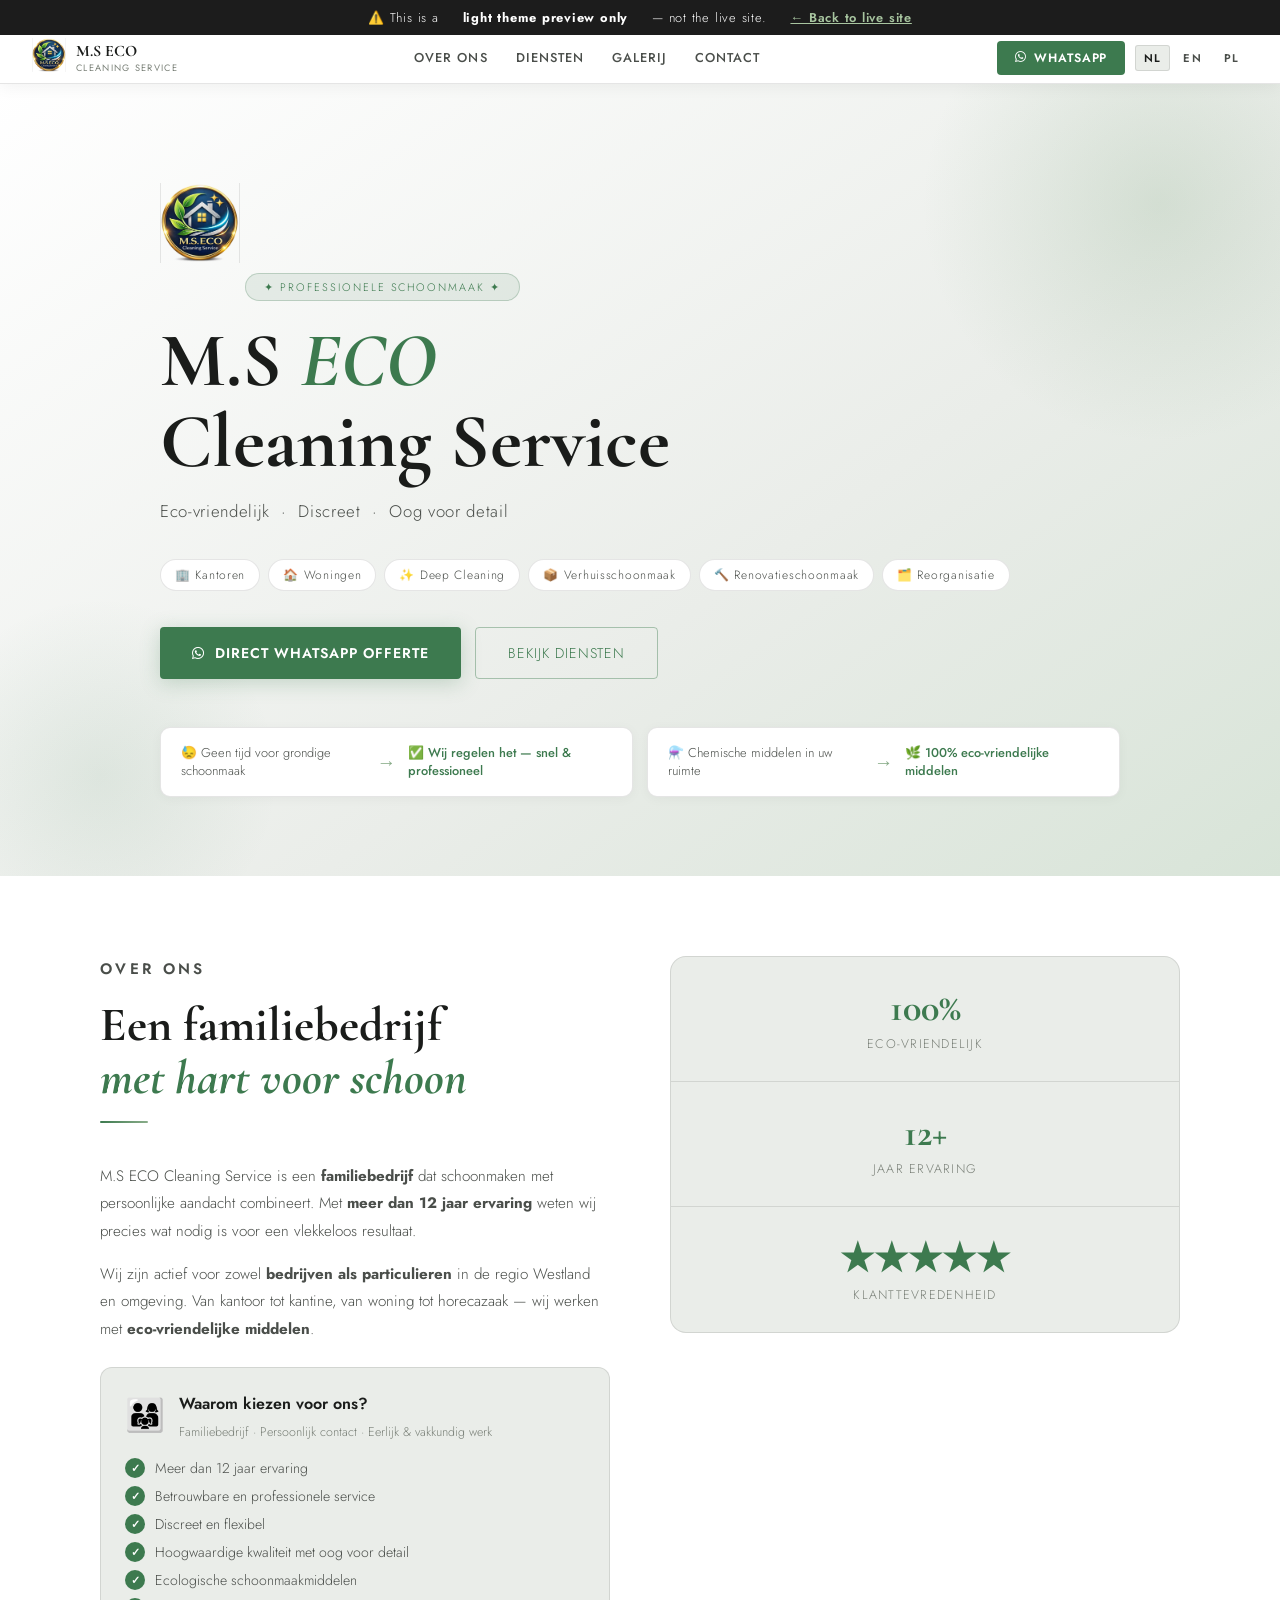
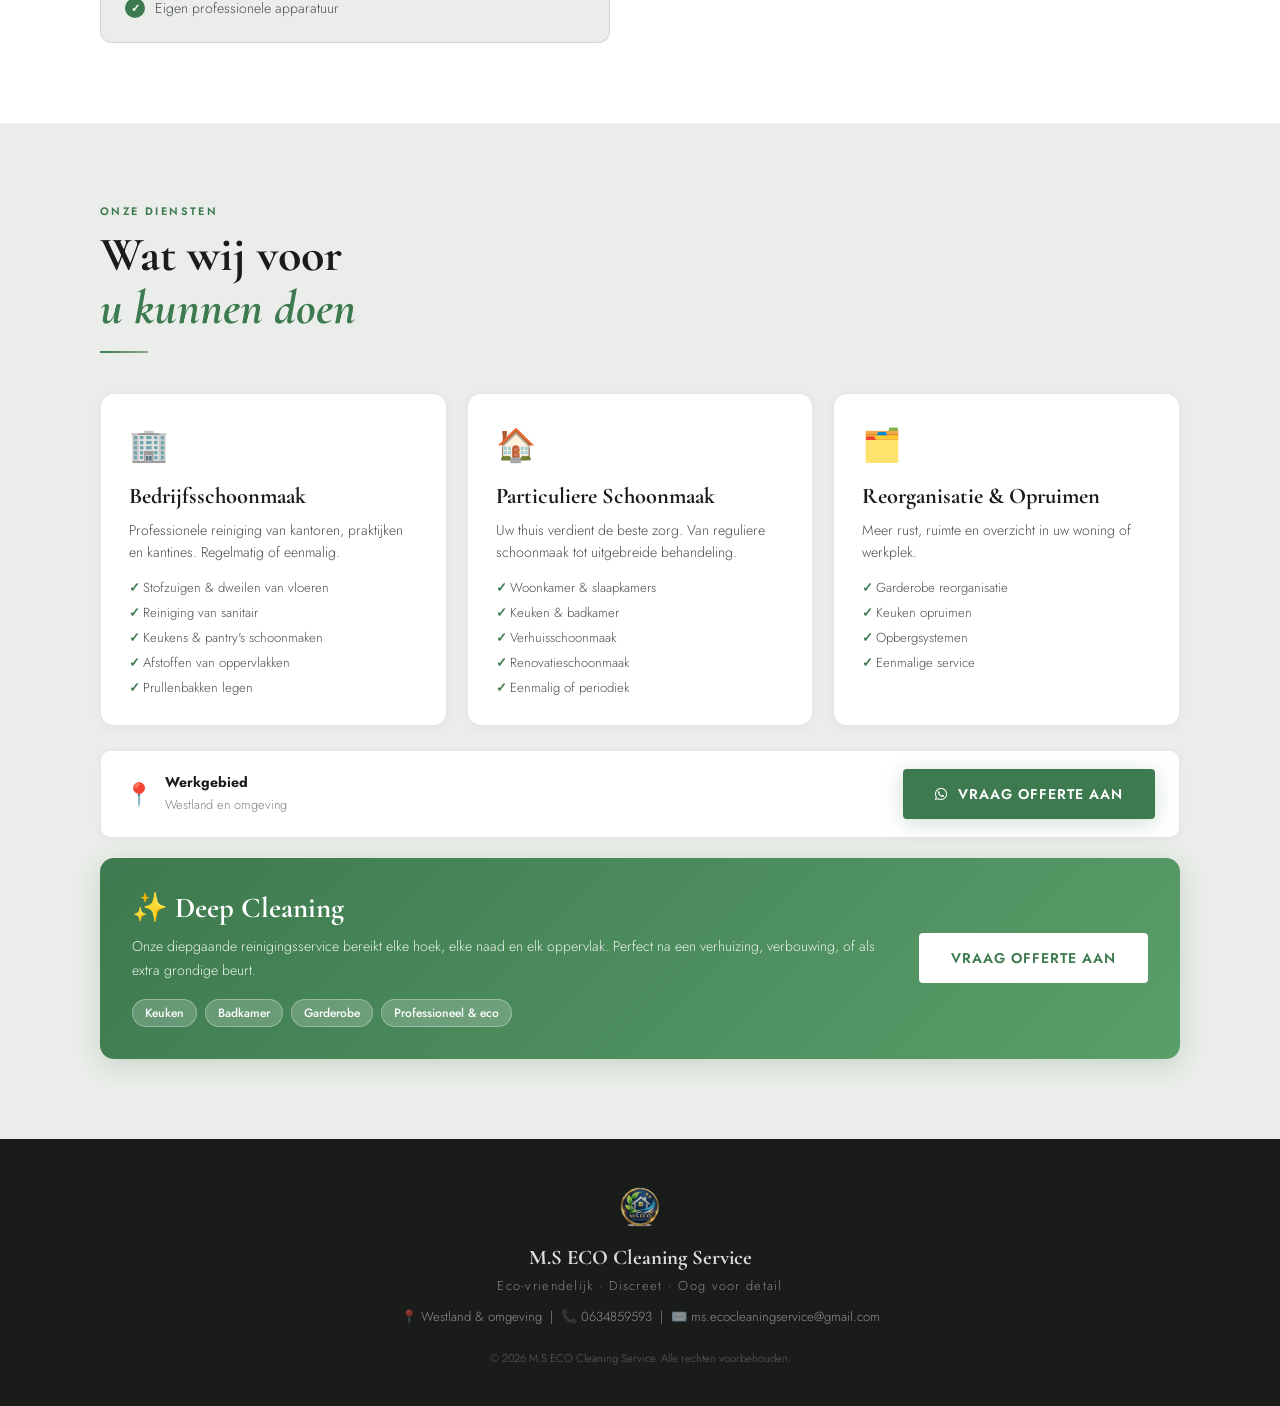
<file: light-preview.html>
<!DOCTYPE html>
<html lang="nl">
<head>
<meta charset="UTF-8">
<meta name="viewport" content="width=device-width, initial-scale=1.0">
<title>Light Theme Preview — M.S ECO Cleaning Service</title>
<link rel="preconnect" href="https://fonts.googleapis.com">
<link href="https://fonts.googleapis.com/css2?family=Cormorant+Garamond:wght@400;600;700&family=Jost:wght@300;400;500;600&display=swap" rel="stylesheet">
<link rel="stylesheet" href="https://cdnjs.cloudflare.com/ajax/libs/font-awesome/6.5.0/css/all.min.css">
<style>
  /* ── PREVIEW BANNER ── */
  .preview-banner {
    position: fixed; top: 0; left: 0; right: 0; z-index: 9999;
    background: #1c1c1c; color: #fff;
    font-family: 'Jost', sans-serif; font-size: .8rem; letter-spacing: .06em;
    text-align: center; padding: 8px 16px;
    display: flex; align-items: center; justify-content: center; gap: 24px;
  }
  .preview-banner a {
    color: #a8c5a0; text-decoration: underline; font-weight: 600;
  }

  /* ── COLOR TOKENS — LIGHT THEME ── */
  :root {
    --bg:        #eaede9;   /* pale mint-gray — matches card background */
    --surface:   #f4f6f3;   /* slightly lighter surface for cards */
    --surface2:  #ffffff;
    --ink:        #1a1c1a;  /* near-black text */
    --ink-mid:    #4a4e4a;  /* secondary text */
    --ink-light:  #7a8078;  /* muted text */
    --green:      #3d7a4f;  /* eco accent green */
    --green-light:#5a9e6a;
    --sage:       #8aad8a;  /* soft sage for borders/accents */
    --border:     rgba(0,0,0,.1);
  }

  *, *::before, *::after { box-sizing: border-box; margin: 0; padding: 0; }
  html { scroll-behavior: smooth; }
  body {
    background: var(--bg);
    color: var(--ink);
    font-family: 'Jost', sans-serif;
    font-weight: 300;
    padding-top: 84px; /* banner + topbar */
  }

  /* ── TOPBAR ── */
  .topbar {
    position: fixed; top: 32px; left: 0; right: 0; z-index: 100;
    background: var(--surface2);
    border-bottom: 1px solid var(--border);
    box-shadow: 0 2px 16px rgba(0,0,0,.06);
    display: flex; align-items: center; justify-content: space-between;
    padding: 0 32px; height: 52px;
  }
  .topbar-logo { display: flex; align-items: center; gap: 10px; text-decoration: none; }
  .topbar-logo img { height: 34px; }
  .topbar-logo-text {
    font-family: 'Cormorant Garamond', serif; font-size: 1rem;
    font-weight: 700; color: var(--ink); line-height: 1.2;
  }
  .topbar-logo-text span {
    display: block; font-family: 'Jost', sans-serif; font-size: .58rem;
    font-weight: 400; letter-spacing: .14em; text-transform: uppercase; color: var(--ink-light);
  }
  .topbar-nav { display: flex; gap: 28px; }
  .topbar-nav a {
    font-size: .8rem; letter-spacing: .08em; text-transform: uppercase;
    color: var(--ink-mid); text-decoration: none; font-weight: 500;
    transition: color .2s;
  }
  .topbar-nav a:hover { color: var(--green); }
  .topbar-actions { display: flex; align-items: center; gap: 10px; }
  .btn-wa {
    display: inline-flex; align-items: center; gap: 8px;
    background: var(--green); color: #fff;
    font-family: 'Jost', sans-serif; font-size: .76rem; font-weight: 600;
    letter-spacing: .07em; text-transform: uppercase; text-decoration: none;
    padding: 8px 18px; border-radius: 4px; transition: background .2s;
  }
  .btn-wa:hover { background: var(--green-light); }
  .lang { display: flex; gap: 4px; }
  .lang a {
    font-size: .7rem; font-weight: 600; letter-spacing: .1em; color: var(--ink-mid);
    text-decoration: none; padding: 4px 8px; border-radius: 3px;
    border: 1px solid transparent; transition: all .2s;
  }
  .lang a.active { background: var(--bg); border-color: var(--border); color: var(--ink); }

  /* ── HERO ── */
  .hero {
    min-height: 88vh; display: flex; align-items: center;
    background: linear-gradient(145deg, var(--surface2) 0%, var(--bg) 60%, #d8e4d8 100%);
    padding: 80px 40px 60px;
    position: relative; overflow: hidden;
  }
  .hero::before {
    content: '';
    position: absolute; top: -120px; right: -120px;
    width: 480px; height: 480px; border-radius: 50%;
    background: radial-gradient(circle, rgba(138,173,138,.25) 0%, transparent 70%);
  }
  .hero::after {
    content: '';
    position: absolute; bottom: -80px; left: -80px;
    width: 360px; height: 360px; border-radius: 50%;
    background: radial-gradient(circle, rgba(61,122,79,.1) 0%, transparent 70%);
  }
  .hero-inner { max-width: 960px; margin: 0 auto; position: relative; z-index: 1; }
  .hero-logo { height: 80px; margin-bottom: 28px; }
  .hero-badge {
    display: inline-block;
    background: rgba(61,122,79,.1); border: 1px solid rgba(61,122,79,.25);
    border-radius: 40px; padding: 5px 18px;
    font-size: .68rem; letter-spacing: .18em; text-transform: uppercase;
    color: var(--green); margin-bottom: 20px;
  }
  .hero h1 {
    font-family: 'Cormorant Garamond', serif;
    font-size: clamp(2.8rem, 6vw, 5rem); font-weight: 700;
    color: var(--ink); line-height: 1.05; margin-bottom: 16px;
  }
  .hero h1 em { font-style: italic; color: var(--green); }
  .hero-sub {
    font-size: 1.05rem; color: var(--ink-mid);
    letter-spacing: .04em; margin-bottom: 36px;
  }
  .hero-tags { display: flex; flex-wrap: wrap; gap: 8px; margin-bottom: 36px; }
  .hero-tag {
    background: var(--surface2); border: 1px solid var(--border);
    color: var(--ink-mid); font-size: .75rem; letter-spacing: .06em;
    padding: 6px 14px; border-radius: 20px;
  }
  .hero-cta { display: flex; gap: 14px; flex-wrap: wrap; margin-bottom: 48px; }
  .btn-primary {
    display: inline-flex; align-items: center; gap: 10px;
    background: var(--green); color: #fff;
    font-weight: 600; font-size: .88rem; letter-spacing: .07em; text-transform: uppercase;
    text-decoration: none; padding: 15px 32px; border-radius: 4px;
    box-shadow: 0 4px 20px rgba(61,122,79,.25); transition: background .2s, transform .2s;
  }
  .btn-primary:hover { background: var(--green-light); transform: translateY(-1px); }
  .btn-secondary {
    display: inline-flex; align-items: center; gap: 10px;
    background: transparent; border: 1px solid rgba(61,122,79,.4); color: var(--green);
    font-size: .88rem; letter-spacing: .07em; text-transform: uppercase;
    text-decoration: none; padding: 15px 32px; border-radius: 4px;
    transition: background .2s, border-color .2s;
  }
  .btn-secondary:hover { background: rgba(61,122,79,.08); border-color: var(--green); }

  /* ── PROBLEM CARDS ── */
  .hero-problems { display: flex; gap: 14px; flex-wrap: wrap; }
  .prob-card {
    background: var(--surface2); border: 1px solid var(--border);
    border-radius: 10px; padding: 16px 20px;
    display: flex; align-items: center; gap: 12px; flex: 1; min-width: 240px;
    box-shadow: 0 2px 12px rgba(0,0,0,.04);
  }
  .prob-before, .prob-after { font-size: .8rem; color: var(--ink-mid); line-height: 1.4; }
  .prob-arrow { color: var(--sage); font-size: 1.2rem; }
  .prob-after { color: var(--green); font-weight: 500; }

  /* ── SECTION COMMON ── */
  section { padding: 80px 40px; }
  .container { max-width: 1080px; margin: 0 auto; }
  .section-label {
    font-size: .68rem; letter-spacing: .22em; text-transform: uppercase;
    color: var(--green); font-weight: 600; margin-bottom: 10px;
  }
  .section-title {
    font-family: 'Cormorant Garamond', serif;
    font-size: clamp(2rem, 4vw, 3rem); font-weight: 700; color: var(--ink);
    line-height: 1.1; margin-bottom: 16px;
  }
  .section-title em { color: var(--green); font-style: italic; }
  .section-line {
    width: 48px; height: 2px;
    background: linear-gradient(90deg, var(--green), var(--sage));
    margin-bottom: 40px; border-radius: 2px;
  }

  /* ── ABOUT ── */
  .about { background: var(--surface2); }
  .over-grid { display: grid; grid-template-columns: 1fr 1fr; gap: 60px; align-items: start; }
  .over-text p { color: var(--ink-mid); line-height: 1.8; margin-bottom: 16px; font-size: .95rem; }
  .why-trust {
    background: var(--bg); border: 1px solid var(--border);
    border-radius: 12px; padding: 24px; margin-top: 24px;
  }
  .why-trust-header { display: flex; gap: 14px; align-items: flex-start; margin-bottom: 16px; }
  .why-trust-title { display: block; font-weight: 600; color: var(--ink); margin-bottom: 4px; }
  .why-trust-sub { font-size: .78rem; color: var(--ink-light); }
  .why-list { list-style: none; display: flex; flex-direction: column; gap: 8px; }
  .why-list li { display: flex; align-items: center; gap: 10px; font-size: .88rem; color: var(--ink-mid); }
  .why-check {
    width: 20px; height: 20px; border-radius: 50%; flex-shrink: 0;
    background: var(--green); color: #fff;
    display: flex; align-items: center; justify-content: center; font-size: .7rem; font-weight: 700;
  }
  .over-visual { display: flex; flex-direction: column; gap: 0; background: var(--bg); border-radius: 16px; overflow: hidden; border: 1px solid var(--border); }
  .stat { padding: 28px; text-align: center; }
  .stat-num { font-family: 'Cormorant Garamond', serif; font-size: 2.4rem; font-weight: 700; color: var(--green); }
  .stat-label { font-size: .78rem; letter-spacing: .1em; text-transform: uppercase; color: var(--ink-light); margin-top: 4px; }
  .stat-divider { height: 1px; background: var(--border); }

  /* ── SERVICES ── */
  .services-grid { display: grid; grid-template-columns: repeat(3, 1fr); gap: 20px; margin-bottom: 24px; }
  .service-card {
    background: var(--surface2); border: 1px solid var(--border);
    border-radius: 14px; padding: 28px; transition: box-shadow .2s, transform .2s;
    box-shadow: 0 2px 12px rgba(0,0,0,.04);
  }
  .service-card:hover { box-shadow: 0 8px 32px rgba(0,0,0,.1); transform: translateY(-3px); }
  .service-icon { font-size: 2rem; margin-bottom: 14px; }
  .service-card h3 { font-family: 'Cormorant Garamond', serif; font-size: 1.4rem; font-weight: 700; color: var(--ink); margin-bottom: 10px; }
  .service-card > p { font-size: .88rem; color: var(--ink-mid); line-height: 1.6; margin-bottom: 14px; }
  .service-list { list-style: none; display: flex; flex-direction: column; gap: 6px; }
  .service-list li { font-size: .82rem; color: var(--ink-mid); padding-left: 14px; position: relative; }
  .service-list li::before { content: '✓'; position: absolute; left: 0; color: var(--green); font-weight: 700; }
  .pricing-strip {
    background: var(--surface2); border: 1px solid var(--border);
    border-radius: 10px; padding: 18px 24px;
    display: flex; align-items: center; justify-content: space-between; gap: 20px;
    margin-bottom: 20px; box-shadow: 0 2px 8px rgba(0,0,0,.04);
  }
  .pricing-item { display: flex; align-items: center; gap: 12px; }
  .pricing-item strong { display: block; font-size: .88rem; color: var(--ink); }
  .pricing-item span { font-size: .8rem; color: var(--ink-light); }
  .deep-banner {
    background: linear-gradient(135deg, var(--green) 0%, var(--green-light) 100%);
    border-radius: 14px; padding: 32px; display: flex; align-items: center; gap: 32px;
    color: #fff; box-shadow: 0 6px 24px rgba(61,122,79,.2);
  }
  .deep-banner h3 { font-family: 'Cormorant Garamond', serif; font-size: 1.8rem; font-weight: 700; margin-bottom: 10px; }
  .deep-banner p { font-size: .88rem; opacity: .9; line-height: 1.7; margin-bottom: 16px; }
  .deep-checks { display: flex; flex-wrap: wrap; gap: 8px; }
  .deep-check {
    background: rgba(255,255,255,.2); border: 1px solid rgba(255,255,255,.3);
    border-radius: 20px; padding: 4px 12px; font-size: .75rem; font-weight: 500;
  }
  .deep-banner .btn-primary { background: #fff; color: var(--green); box-shadow: none; white-space: nowrap; flex-shrink: 0; }

  /* ── FOOTER ── */
  footer {
    background: var(--ink); color: rgba(255,255,255,.85);
    text-align: center; padding: 48px 40px 32px;
  }
  .footer-brand { font-family: 'Cormorant Garamond', serif; font-size: 1.3rem; font-weight: 700; margin: 12px 0 6px; }
  .footer-tagline { font-size: .8rem; letter-spacing: .1em; opacity: .55; margin-bottom: 12px; }
  footer p { font-size: .82rem; opacity: .6; margin-bottom: 8px; }
  footer img { height: 40px; opacity: .9; }

  @media (max-width: 900px) {
    .over-grid, .services-grid { grid-template-columns: 1fr; }
    .topbar-nav { display: none; }
  }
</style>
</head>
<body>

<!-- PREVIEW BANNER -->
<div class="preview-banner">
  ⚠️ This is a <strong>light theme preview only</strong> — not the live site.
  <a href="index.html">← Back to live site</a>
</div>

<!-- TOPBAR -->
<header class="topbar">
  <a href="#" class="topbar-logo">
    <picture><source srcset="photos/Logo.webp" type="image/webp"><img src="photos/Logo.png" alt="Logo"></picture>
    <div class="topbar-logo-text">M.S ECO<span>Cleaning Service</span></div>
  </a>
  <nav class="topbar-nav">
    <a href="#over">Over Ons</a>
    <a href="#diensten">Diensten</a>
    <a href="#galerij">Galerij</a>
    <a href="#contact">Contact</a>
  </nav>
  <div class="topbar-actions">
    <a href="https://wa.me/31634859593" class="btn-wa"><i class="fa-brands fa-whatsapp"></i> WhatsApp</a>
    <div class="lang">
      <a href="#" class="active">NL</a>
      <a href="#">EN</a>
      <a href="#">PL</a>
    </div>
  </div>
</header>

<!-- HERO -->
<section class="hero">
  <div class="hero-inner">
    <picture><source srcset="photos/Logo.webp" type="image/webp"><img src="photos/Logo.png" alt="Logo" class="hero-logo"></picture>
    <div class="hero-badge">✦ Professionele Schoonmaak ✦</div>
    <h1>M.S <em>ECO</em><br>Cleaning Service</h1>
    <p class="hero-sub">Eco-vriendelijk &nbsp;·&nbsp; Discreet &nbsp;·&nbsp; Oog voor detail</p>
    <div class="hero-tags">
      <span class="hero-tag">🏢 Kantoren</span>
      <span class="hero-tag">🏠 Woningen</span>
      <span class="hero-tag">✨ Deep Cleaning</span>
      <span class="hero-tag">📦 Verhuisschoonmaak</span>
      <span class="hero-tag">🔨 Renovatieschoonmaak</span>
      <span class="hero-tag">🗂️ Reorganisatie</span>
    </div>
    <div class="hero-cta">
      <a href="https://wa.me/31634859593" class="btn-primary"><i class="fa-brands fa-whatsapp"></i> Direct WhatsApp Offerte</a>
      <a href="#diensten" class="btn-secondary">Bekijk Diensten</a>
    </div>
    <div class="hero-problems">
      <div class="prob-card">
        <div class="prob-before">😓 Geen tijd voor grondige schoonmaak</div>
        <div class="prob-arrow">→</div>
        <div class="prob-after">✅ Wij regelen het — snel & professioneel</div>
      </div>
      <div class="prob-card">
        <div class="prob-before">⚗️ Chemische middelen in uw ruimte</div>
        <div class="prob-arrow">→</div>
        <div class="prob-after">🌿 100% eco-vriendelijke middelen</div>
      </div>
    </div>
  </div>
</section>

<!-- OVER ONS -->
<section id="over" class="about">
  <div class="container">
    <div class="over-grid">
      <div class="over-text">
        <p class="section-label">Over Ons</p>
        <h2 class="section-title">Een familiebedrijf<br><em>met hart voor schoon</em></h2>
        <div class="section-line"></div>
        <p>M.S ECO Cleaning Service is een <strong>familiebedrijf</strong> dat schoonmaken met persoonlijke aandacht combineert. Met <strong>meer dan 12 jaar ervaring</strong> weten wij precies wat nodig is voor een vlekkeloos resultaat.</p>
        <p>Wij zijn actief voor zowel <strong>bedrijven als particulieren</strong> in de regio Westland en omgeving. Van kantoor tot kantine, van woning tot horecazaak — wij werken met <strong>eco-vriendelijke middelen</strong>.</p>
        <div class="why-trust">
          <div class="why-trust-header">
            <span style="font-size:2rem">👨‍👩‍👧</span>
            <div>
              <strong class="why-trust-title">Waarom kiezen voor ons?</strong>
              <span class="why-trust-sub">Familiebedrijf · Persoonlijk contact · Eerlijk & vakkundig werk</span>
            </div>
          </div>
          <ul class="why-list">
            <li><span class="why-check">✓</span>Meer dan 12 jaar ervaring</li>
            <li><span class="why-check">✓</span>Betrouwbare en professionele service</li>
            <li><span class="why-check">✓</span>Discreet en flexibel</li>
            <li><span class="why-check">✓</span>Hoogwaardige kwaliteit met oog voor detail</li>
            <li><span class="why-check">✓</span>Ecologische schoonmaakmiddelen</li>
            <li><span class="why-check">✓</span>Eigen professionele apparatuur</li>
          </ul>
        </div>
      </div>
      <div class="over-visual">
        <div class="stat"><div class="stat-num">100%</div><div class="stat-label">Eco-vriendelijk</div></div>
        <div class="stat-divider"></div>
        <div class="stat"><div class="stat-num">12+</div><div class="stat-label">Jaar ervaring</div></div>
        <div class="stat-divider"></div>
        <div class="stat"><div class="stat-num">★★★★★</div><div class="stat-label">Klanttevredenheid</div></div>
      </div>
    </div>
  </div>
</section>

<!-- DIENSTEN -->
<section id="diensten">
  <div class="container">
    <p class="section-label">Onze Diensten</p>
    <h2 class="section-title">Wat wij voor<br><em>u kunnen doen</em></h2>
    <div class="section-line"></div>
    <div class="services-grid">
      <div class="service-card">
        <div class="service-icon">🏢</div>
        <h3>Bedrijfsschoonmaak</h3>
        <p>Professionele reiniging van kantoren, praktijken en kantines. Regelmatig of eenmalig.</p>
        <ul class="service-list">
          <li>Stofzuigen & dweilen van vloeren</li>
          <li>Reiniging van sanitair</li>
          <li>Keukens & pantry's schoonmaken</li>
          <li>Afstoffen van oppervlakken</li>
          <li>Prullenbakken legen</li>
        </ul>
      </div>
      <div class="service-card">
        <div class="service-icon">🏠</div>
        <h3>Particuliere Schoonmaak</h3>
        <p>Uw thuis verdient de beste zorg. Van reguliere schoonmaak tot uitgebreide behandeling.</p>
        <ul class="service-list">
          <li>Woonkamer & slaapkamers</li>
          <li>Keuken & badkamer</li>
          <li>Verhuisschoonmaak</li>
          <li>Renovatieschoonmaak</li>
          <li>Eenmalig of periodiek</li>
        </ul>
      </div>
      <div class="service-card">
        <div class="service-icon">🗂️</div>
        <h3>Reorganisatie & Opruimen</h3>
        <p>Meer rust, ruimte en overzicht in uw woning of werkplek.</p>
        <ul class="service-list">
          <li>Garderobe reorganisatie</li>
          <li>Keuken opruimen</li>
          <li>Opbergsystemen</li>
          <li>Eenmalige service</li>
        </ul>
      </div>
    </div>
    <div class="pricing-strip">
      <div class="pricing-item">
        <span style="font-size:1.4rem">📍</span>
        <div><strong>Werkgebied</strong><span>Westland en omgeving</span></div>
      </div>
      <a href="https://wa.me/31634859593" class="btn-primary" style="white-space:nowrap"><i class="fa-brands fa-whatsapp"></i> Vraag offerte aan</a>
    </div>
    <div class="deep-banner">
      <div style="flex:1">
        <h3>✨ Deep Cleaning</h3>
        <p>Onze diepgaande reinigingsservice bereikt elke hoek, elke naad en elk oppervlak. Perfect na een verhuizing, verbouwing, of als extra grondige beurt.</p>
        <div class="deep-checks">
          <span class="deep-check">Keuken</span>
          <span class="deep-check">Badkamer</span>
          <span class="deep-check">Garderobe</span>
          <span class="deep-check">Professioneel & eco</span>
        </div>
      </div>
      <a href="https://wa.me/31634859593" class="btn-primary">Vraag offerte aan</a>
    </div>
  </div>
</section>

<!-- FOOTER -->
<footer>
  <picture><source srcset="photos/Logo.webp" type="image/webp"><img src="photos/Logo.png" alt="Logo"></picture>
  <div class="footer-brand">M.S ECO Cleaning Service</div>
  <p class="footer-tagline">Eco-vriendelijk · Discreet · Oog voor detail</p>
  <p>📍 Westland & omgeving &nbsp;|&nbsp; 📞 0634859593 &nbsp;|&nbsp; ✉️ ms.ecocleaningservice@gmail.com</p>
  <p style="margin-top:24px;font-size:.7rem;opacity:.35">© 2026 M.S ECO Cleaning Service. Alle rechten voorbehouden.</p>
</footer>

</body>
</html>
</file>
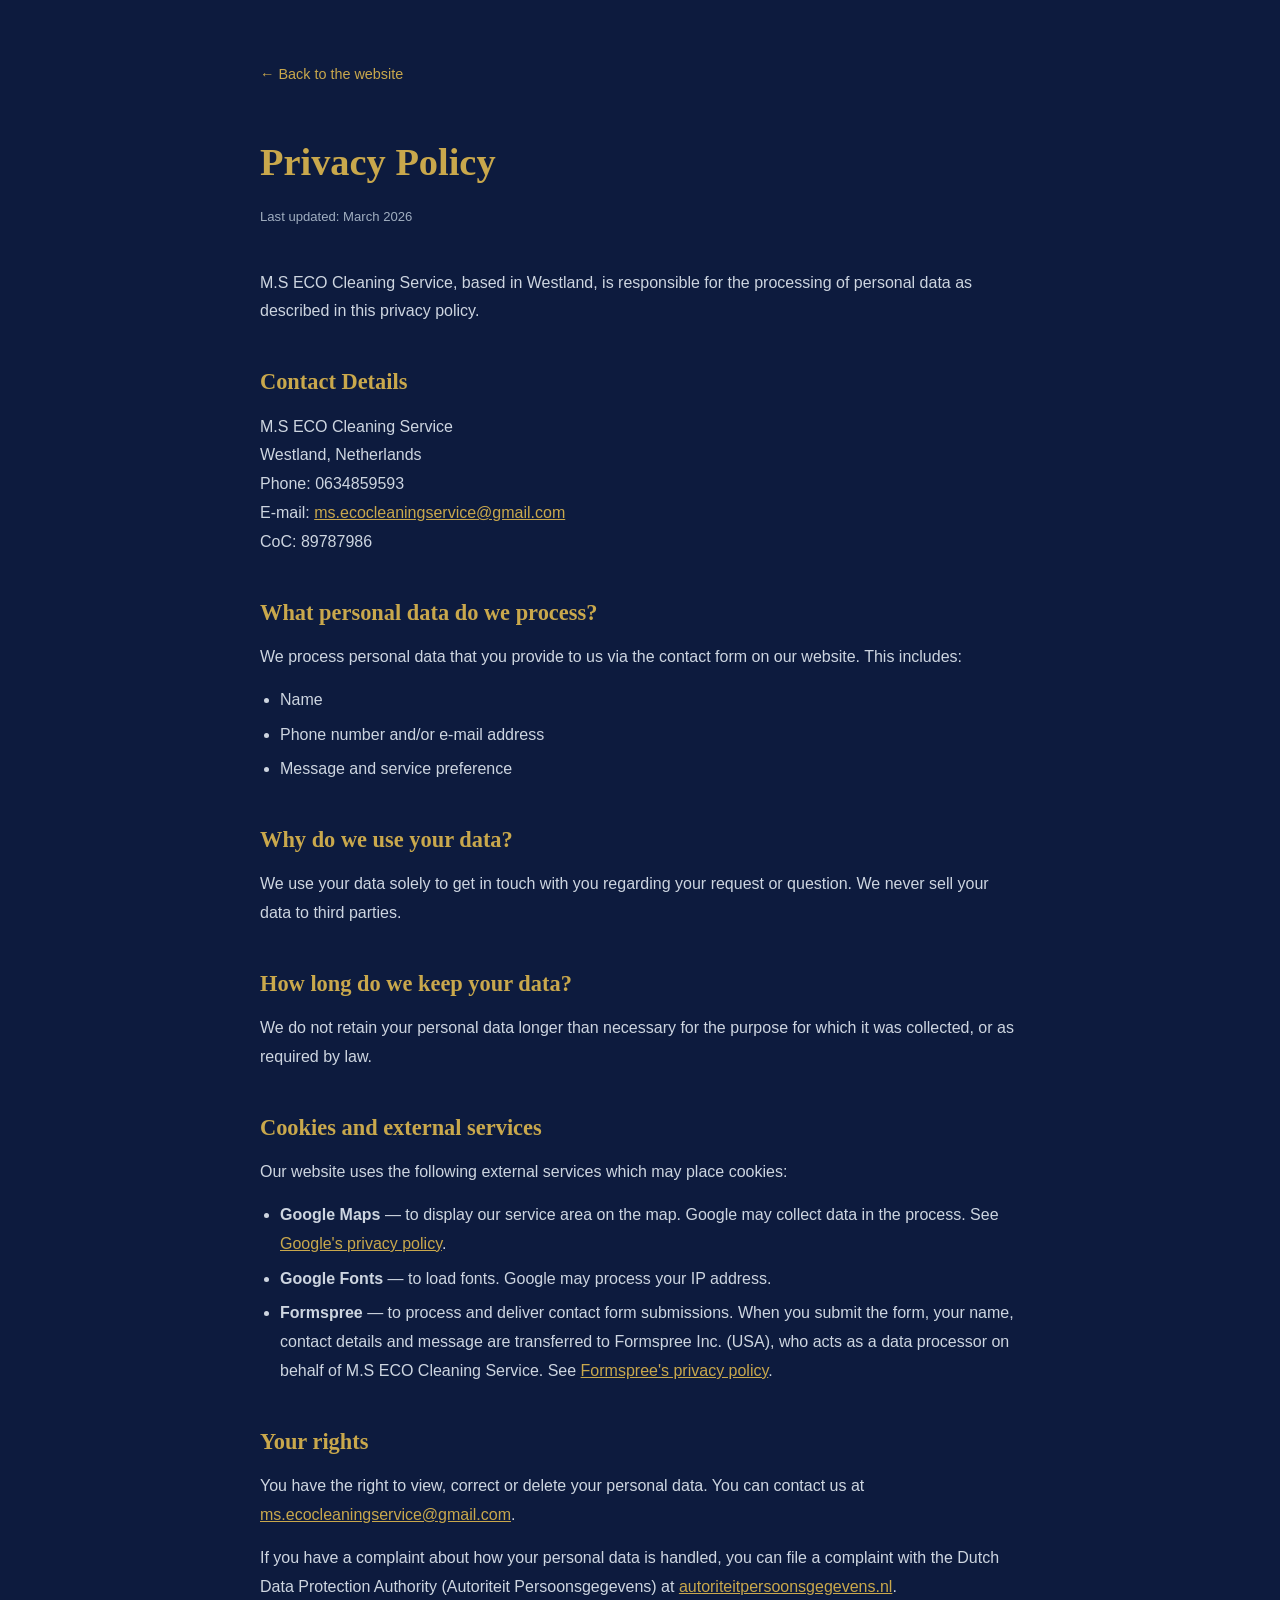
<file: privacy-en.html>
<!DOCTYPE html>
<html lang="en">
<head>
<meta charset="UTF-8">
<meta name="viewport" content="width=device-width, initial-scale=1.0">
<title>Privacy Policy — M.S ECO Cleaning Service</title>
<link rel="icon" type="image/png" href="photos/Logo.png">
<style>
  :root { --navy:#0d1b3e; --gold:#c9a84c; --grey:#a0aec0; }
  * { box-sizing:border-box; margin:0; padding:0; }
  body { background:var(--navy); color:#f8f6f0; font-family:'Jost',sans-serif; line-height:1.8; padding:60px 20px; }
  .wrap { max-width:760px; margin:0 auto; }
  a.back { color:var(--gold); text-decoration:none; font-size:.9rem; display:inline-block; margin-bottom:40px; }
  a.back:hover { text-decoration:underline; }
  h1 { font-family:'Cormorant Garamond',serif; font-size:2.4rem; color:var(--gold); margin-bottom:8px; }
  .updated { font-size:.82rem; color:var(--grey); margin-bottom:40px; }
  h2 { font-family:'Cormorant Garamond',serif; font-size:1.4rem; color:var(--gold); margin:36px 0 10px; }
  p { color:#cdd5e0; margin-bottom:14px; }
  ul { color:#cdd5e0; padding-left:20px; margin-bottom:14px; }
  ul li { margin-bottom:6px; }
  a { color:var(--gold); }
</style>
</head>
<body>
<div class="wrap">
  <a class="back" href="en.html#contact" onclick="history.length>1?(history.back(),event.preventDefault()):null">← Back to the website</a>

  <h1>Privacy Policy</h1>
  <p class="updated">Last updated: March 2026</p>

  <p>M.S ECO Cleaning Service, based in Westland, is responsible for the processing of personal data as described in this privacy policy.</p>

  <h2>Contact Details</h2>
  <p>
    M.S ECO Cleaning Service<br>
    Westland, Netherlands<br>
    Phone: 0634859593<br>
    E-mail: <a href="mailto:ms.ecocleaningservice@gmail.com">ms.ecocleaningservice@gmail.com</a><br>
    CoC: 89787986
  </p>

  <h2>What personal data do we process?</h2>
  <p>We process personal data that you provide to us via the contact form on our website. This includes:</p>
  <ul>
    <li>Name</li>
    <li>Phone number and/or e-mail address</li>
    <li>Message and service preference</li>
  </ul>

  <h2>Why do we use your data?</h2>
  <p>We use your data solely to get in touch with you regarding your request or question. We never sell your data to third parties.</p>

  <h2>How long do we keep your data?</h2>
  <p>We do not retain your personal data longer than necessary for the purpose for which it was collected, or as required by law.</p>

  <h2>Cookies and external services</h2>
  <p>Our website uses the following external services which may place cookies:</p>
  <ul>
    <li><strong>Google Maps</strong> — to display our service area on the map. Google may collect data in the process. See <a href="https://policies.google.com/privacy" target="_blank" rel="noopener">Google's privacy policy</a>.</li>
    <li><strong>Google Fonts</strong> — to load fonts. Google may process your IP address.</li>
    <li><strong>Formspree</strong> — to process and deliver contact form submissions. When you submit the form, your name, contact details and message are transferred to Formspree Inc. (USA), who acts as a data processor on behalf of M.S ECO Cleaning Service. See <a href="https://formspree.io/legal/privacy-policy" target="_blank" rel="noopener">Formspree's privacy policy</a>.</li>
  </ul>

  <h2>Your rights</h2>
  <p>You have the right to view, correct or delete your personal data. You can contact us at <a href="mailto:ms.ecocleaningservice@gmail.com">ms.ecocleaningservice@gmail.com</a>.</p>
  <p>If you have a complaint about how your personal data is handled, you can file a complaint with the Dutch Data Protection Authority (Autoriteit Persoonsgegevens) at <a href="https://www.autoriteitpersoonsgegevens.nl" target="_blank" rel="noopener">autoriteitpersoonsgegevens.nl</a>.</p>
</div>
</body>
</html>
</file>
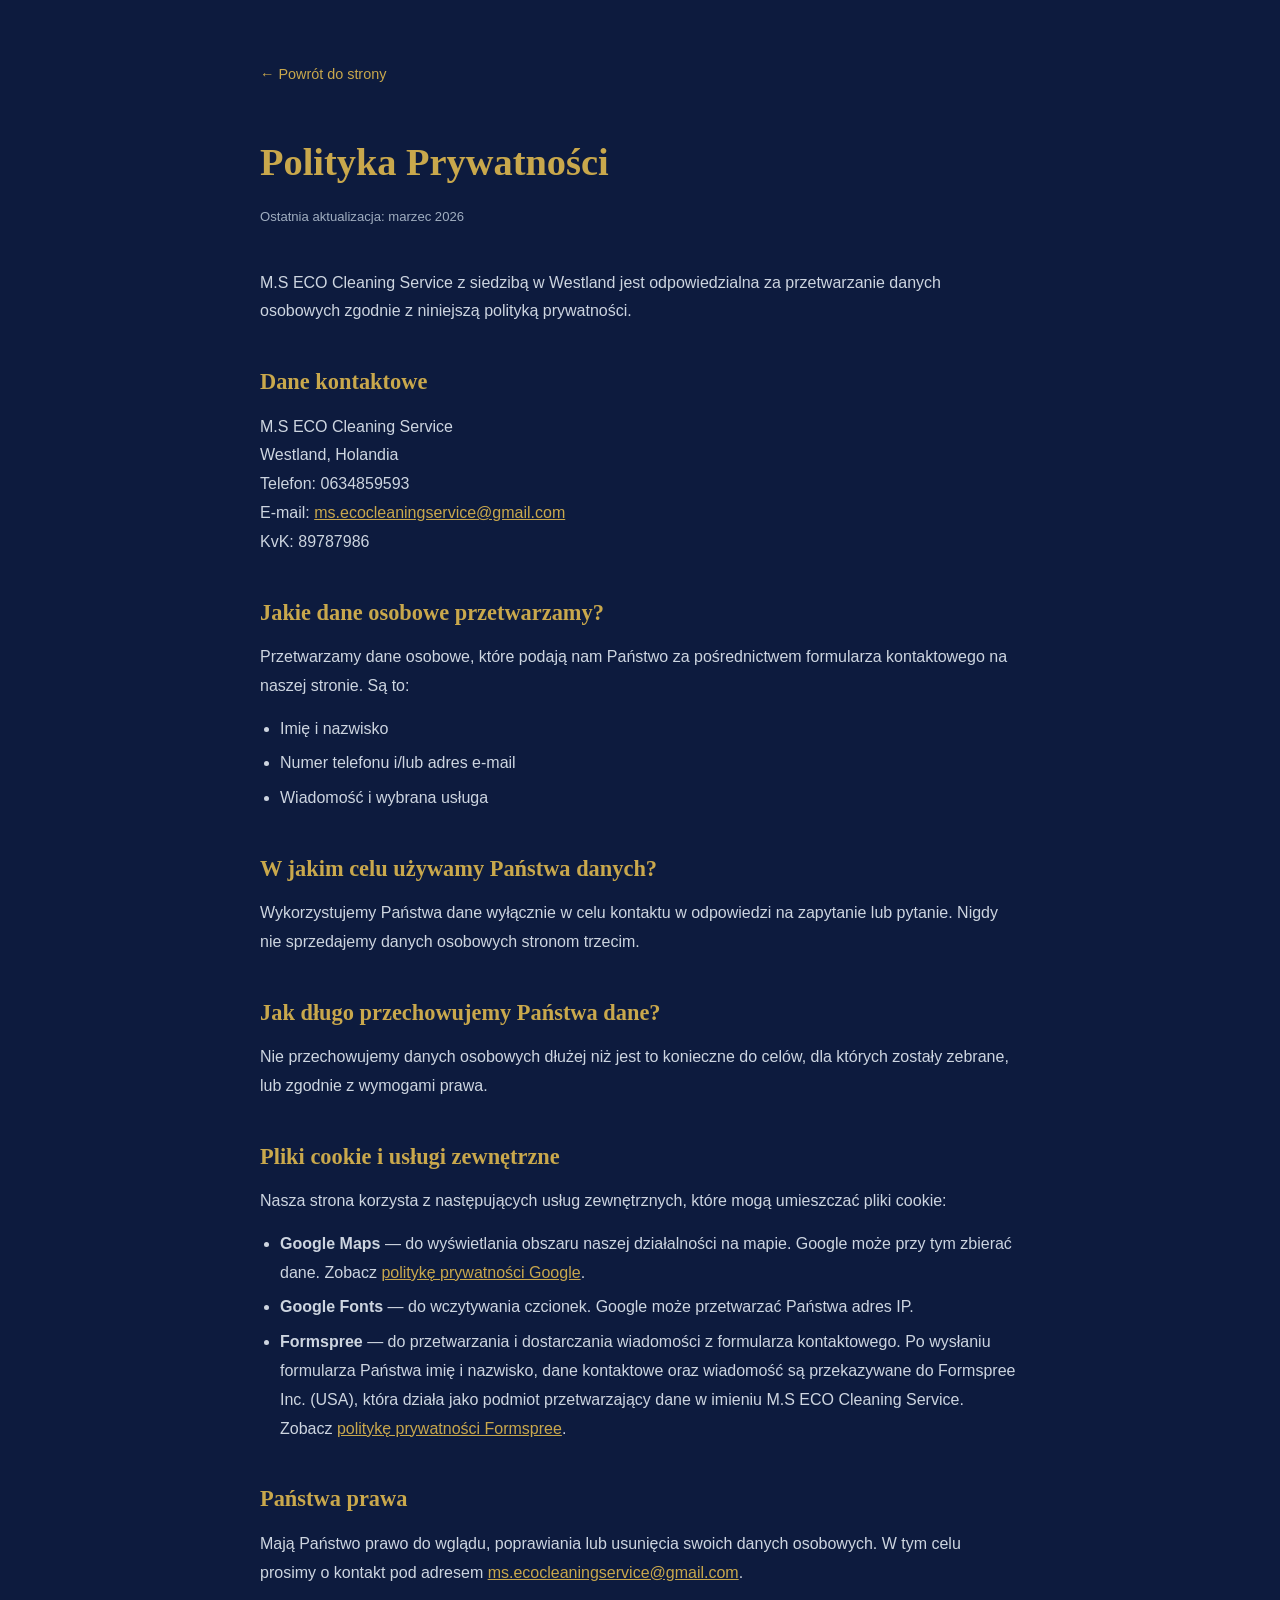
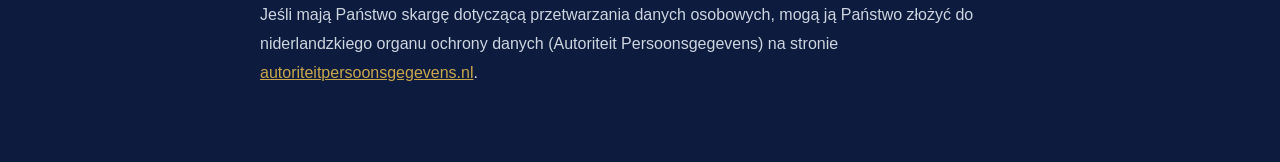
<file: privacy-pl.html>
<!DOCTYPE html>
<html lang="pl">
<head>
<meta charset="UTF-8">
<meta name="viewport" content="width=device-width, initial-scale=1.0">
<title>Polityka Prywatności — M.S ECO Cleaning Service</title>
<link rel="icon" type="image/png" href="photos/Logo.png">
<style>
  :root { --navy:#0d1b3e; --gold:#c9a84c; --grey:#a0aec0; }
  * { box-sizing:border-box; margin:0; padding:0; }
  body { background:var(--navy); color:#f8f6f0; font-family:'Jost',sans-serif; line-height:1.8; padding:60px 20px; }
  .wrap { max-width:760px; margin:0 auto; }
  a.back { color:var(--gold); text-decoration:none; font-size:.9rem; display:inline-block; margin-bottom:40px; }
  a.back:hover { text-decoration:underline; }
  h1 { font-family:'Cormorant Garamond',serif; font-size:2.4rem; color:var(--gold); margin-bottom:8px; }
  .updated { font-size:.82rem; color:var(--grey); margin-bottom:40px; }
  h2 { font-family:'Cormorant Garamond',serif; font-size:1.4rem; color:var(--gold); margin:36px 0 10px; }
  p { color:#cdd5e0; margin-bottom:14px; }
  ul { color:#cdd5e0; padding-left:20px; margin-bottom:14px; }
  ul li { margin-bottom:6px; }
  a { color:var(--gold); }
</style>
</head>
<body>
<div class="wrap">
  <a class="back" href="pl.html#contact" onclick="history.length>1?(history.back(),event.preventDefault()):null">← Powrót do strony</a>

  <h1>Polityka Prywatności</h1>
  <p class="updated">Ostatnia aktualizacja: marzec 2026</p>

  <p>M.S ECO Cleaning Service z siedzibą w Westland jest odpowiedzialna za przetwarzanie danych osobowych zgodnie z niniejszą polityką prywatności.</p>

  <h2>Dane kontaktowe</h2>
  <p>
    M.S ECO Cleaning Service<br>
    Westland, Holandia<br>
    Telefon: 0634859593<br>
    E-mail: <a href="mailto:ms.ecocleaningservice@gmail.com">ms.ecocleaningservice@gmail.com</a><br>
    KvK: 89787986
  </p>

  <h2>Jakie dane osobowe przetwarzamy?</h2>
  <p>Przetwarzamy dane osobowe, które podają nam Państwo za pośrednictwem formularza kontaktowego na naszej stronie. Są to:</p>
  <ul>
    <li>Imię i nazwisko</li>
    <li>Numer telefonu i/lub adres e-mail</li>
    <li>Wiadomość i wybrana usługa</li>
  </ul>

  <h2>W jakim celu używamy Państwa danych?</h2>
  <p>Wykorzystujemy Państwa dane wyłącznie w celu kontaktu w odpowiedzi na zapytanie lub pytanie. Nigdy nie sprzedajemy danych osobowych stronom trzecim.</p>

  <h2>Jak długo przechowujemy Państwa dane?</h2>
  <p>Nie przechowujemy danych osobowych dłużej niż jest to konieczne do celów, dla których zostały zebrane, lub zgodnie z wymogami prawa.</p>

  <h2>Pliki cookie i usługi zewnętrzne</h2>
  <p>Nasza strona korzysta z następujących usług zewnętrznych, które mogą umieszczać pliki cookie:</p>
  <ul>
    <li><strong>Google Maps</strong> — do wyświetlania obszaru naszej działalności na mapie. Google może przy tym zbierać dane. Zobacz <a href="https://policies.google.com/privacy" target="_blank" rel="noopener">politykę prywatności Google</a>.</li>
    <li><strong>Google Fonts</strong> — do wczytywania czcionek. Google może przetwarzać Państwa adres IP.</li>
    <li><strong>Formspree</strong> — do przetwarzania i dostarczania wiadomości z formularza kontaktowego. Po wysłaniu formularza Państwa imię i nazwisko, dane kontaktowe oraz wiadomość są przekazywane do Formspree Inc. (USA), która działa jako podmiot przetwarzający dane w imieniu M.S ECO Cleaning Service. Zobacz <a href="https://formspree.io/legal/privacy-policy" target="_blank" rel="noopener">politykę prywatności Formspree</a>.</li>
  </ul>

  <h2>Państwa prawa</h2>
  <p>Mają Państwo prawo do wglądu, poprawiania lub usunięcia swoich danych osobowych. W tym celu prosimy o kontakt pod adresem <a href="mailto:ms.ecocleaningservice@gmail.com">ms.ecocleaningservice@gmail.com</a>.</p>
  <p>Jeśli mają Państwo skargę dotyczącą przetwarzania danych osobowych, mogą ją Państwo złożyć do niderlandzkiego organu ochrony danych (Autoriteit Persoonsgegevens) na stronie <a href="https://www.autoriteitpersoonsgegevens.nl" target="_blank" rel="noopener">autoriteitpersoonsgegevens.nl</a>.</p>
</div>
</body>
</html>
</file>
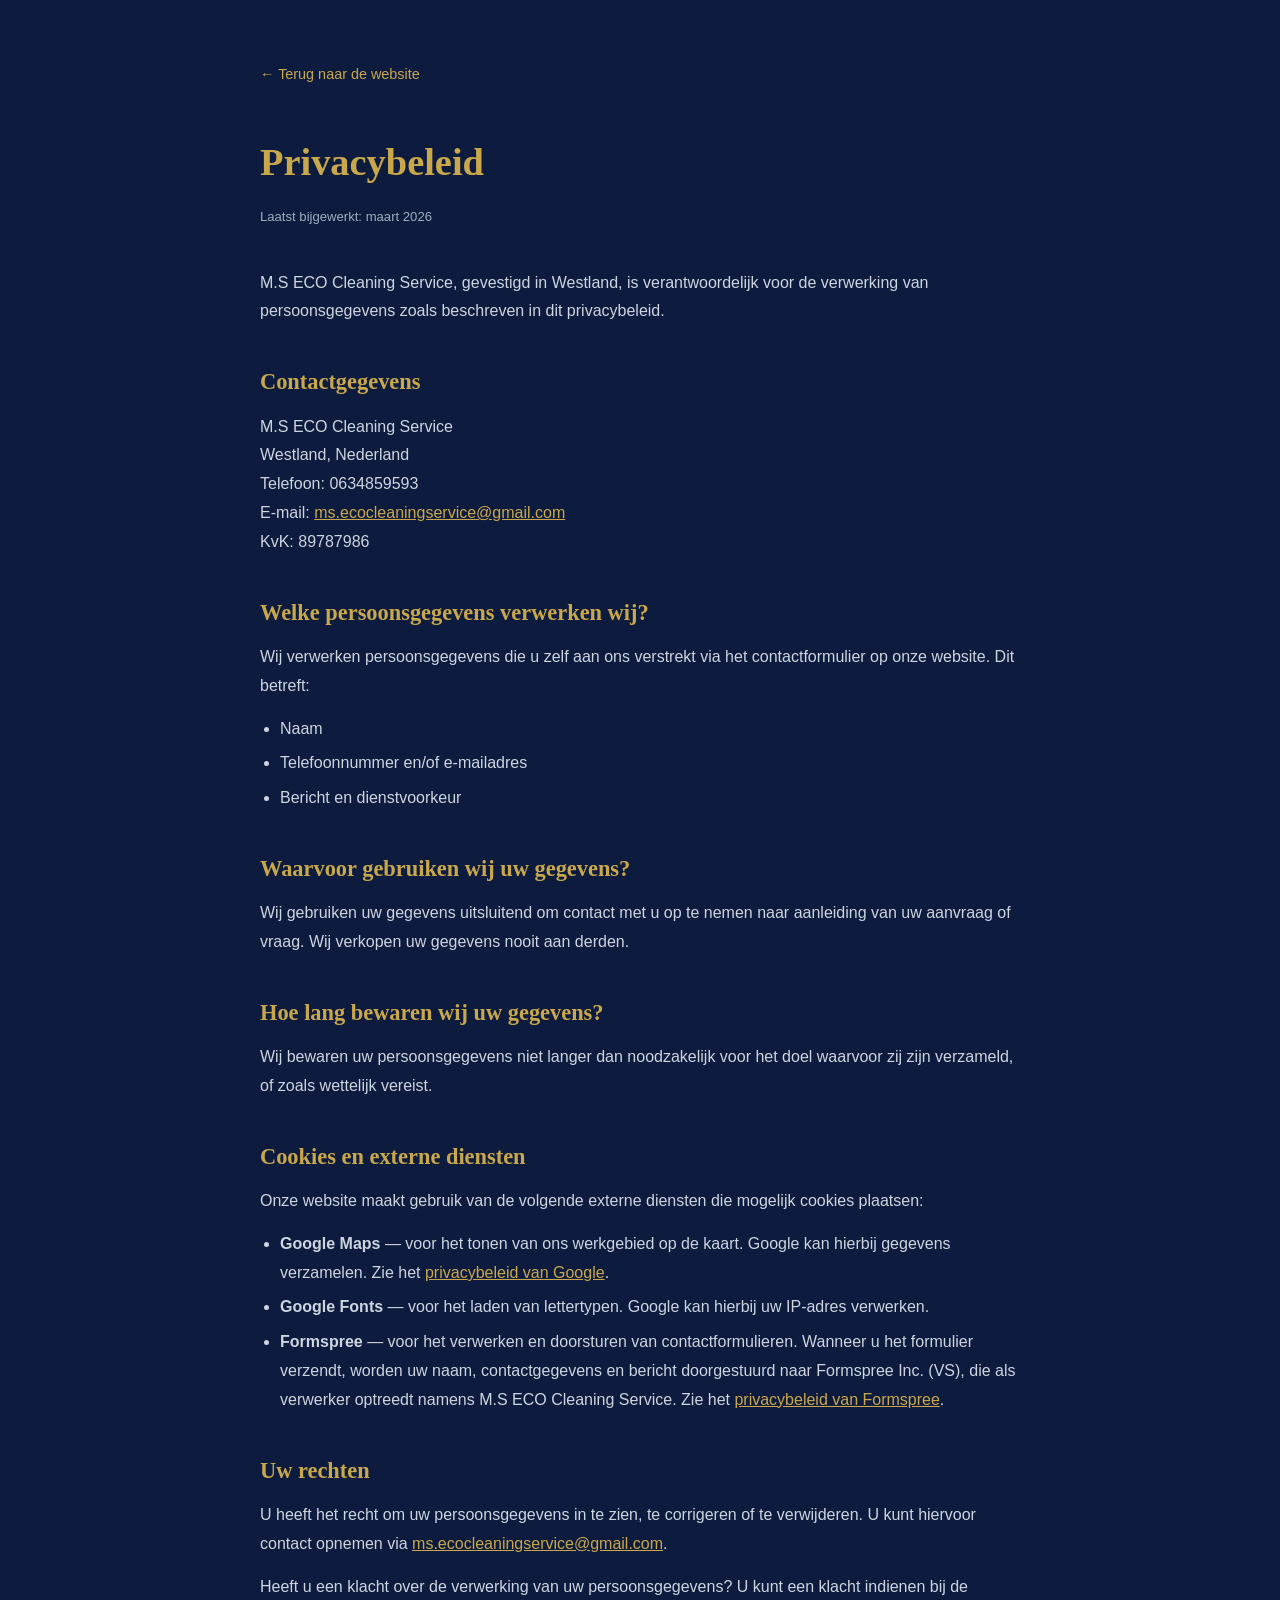
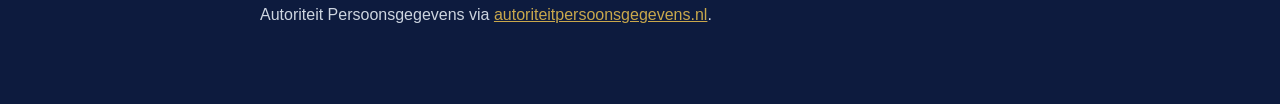
<file: privacy.html>
<!DOCTYPE html>
<html lang="nl">
<head>
<meta charset="UTF-8">
<meta name="viewport" content="width=device-width, initial-scale=1.0">
<title>Privacybeleid — M.S ECO Cleaning Service</title>
<link rel="icon" type="image/png" href="photos/Logo.png">
<style>
  :root { --navy:#0d1b3e; --gold:#c9a84c; --grey:#a0aec0; }
  * { box-sizing:border-box; margin:0; padding:0; }
  body { background:var(--navy); color:#f8f6f0; font-family:'Jost',sans-serif; line-height:1.8; padding:60px 20px; }
  .wrap { max-width:760px; margin:0 auto; }
  a.back { color:var(--gold); text-decoration:none; font-size:.9rem; display:inline-block; margin-bottom:40px; }
  a.back:hover { text-decoration:underline; }
  h1 { font-family:'Cormorant Garamond',serif; font-size:2.4rem; color:var(--gold); margin-bottom:8px; }
  .updated { font-size:.82rem; color:var(--grey); margin-bottom:40px; }
  h2 { font-family:'Cormorant Garamond',serif; font-size:1.4rem; color:var(--gold); margin:36px 0 10px; }
  p { color:#cdd5e0; margin-bottom:14px; }
  ul { color:#cdd5e0; padding-left:20px; margin-bottom:14px; }
  ul li { margin-bottom:6px; }
  a { color:var(--gold); }
</style>
</head>
<body>
<div class="wrap">
  <a class="back" href="index.html#contact" onclick="history.length>1?(history.back(),event.preventDefault()):null">← Terug naar de website</a>

  <h1>Privacybeleid</h1>
  <p class="updated">Laatst bijgewerkt: maart 2026</p>

  <p>M.S ECO Cleaning Service, gevestigd in Westland, is verantwoordelijk voor de verwerking van persoonsgegevens zoals beschreven in dit privacybeleid.</p>

  <h2>Contactgegevens</h2>
  <p>
    M.S ECO Cleaning Service<br>
    Westland, Nederland<br>
    Telefoon: 0634859593<br>
    E-mail: <a href="mailto:ms.ecocleaningservice@gmail.com">ms.ecocleaningservice@gmail.com</a><br>
    KvK: 89787986
  </p>

  <h2>Welke persoonsgegevens verwerken wij?</h2>
  <p>Wij verwerken persoonsgegevens die u zelf aan ons verstrekt via het contactformulier op onze website. Dit betreft:</p>
  <ul>
    <li>Naam</li>
    <li>Telefoonnummer en/of e-mailadres</li>
    <li>Bericht en dienstvoorkeur</li>
  </ul>

  <h2>Waarvoor gebruiken wij uw gegevens?</h2>
  <p>Wij gebruiken uw gegevens uitsluitend om contact met u op te nemen naar aanleiding van uw aanvraag of vraag. Wij verkopen uw gegevens nooit aan derden.</p>

  <h2>Hoe lang bewaren wij uw gegevens?</h2>
  <p>Wij bewaren uw persoonsgegevens niet langer dan noodzakelijk voor het doel waarvoor zij zijn verzameld, of zoals wettelijk vereist.</p>

  <h2>Cookies en externe diensten</h2>
  <p>Onze website maakt gebruik van de volgende externe diensten die mogelijk cookies plaatsen:</p>
  <ul>
    <li><strong>Google Maps</strong> — voor het tonen van ons werkgebied op de kaart. Google kan hierbij gegevens verzamelen. Zie het <a href="https://policies.google.com/privacy" target="_blank" rel="noopener">privacybeleid van Google</a>.</li>
    <li><strong>Google Fonts</strong> — voor het laden van lettertypen. Google kan hierbij uw IP-adres verwerken.</li>
    <li><strong>Formspree</strong> — voor het verwerken en doorsturen van contactformulieren. Wanneer u het formulier verzendt, worden uw naam, contactgegevens en bericht doorgestuurd naar Formspree Inc. (VS), die als verwerker optreedt namens M.S ECO Cleaning Service. Zie het <a href="https://formspree.io/legal/privacy-policy" target="_blank" rel="noopener">privacybeleid van Formspree</a>.</li>
  </ul>

  <h2>Uw rechten</h2>
  <p>U heeft het recht om uw persoonsgegevens in te zien, te corrigeren of te verwijderen. U kunt hiervoor contact opnemen via <a href="mailto:ms.ecocleaningservice@gmail.com">ms.ecocleaningservice@gmail.com</a>.</p>
  <p>Heeft u een klacht over de verwerking van uw persoonsgegevens? U kunt een klacht indienen bij de Autoriteit Persoonsgegevens via <a href="https://www.autoriteitpersoonsgegevens.nl" target="_blank" rel="noopener">autoriteitpersoonsgegevens.nl</a>.</p>
</div>
</body>
</html>
</file>
